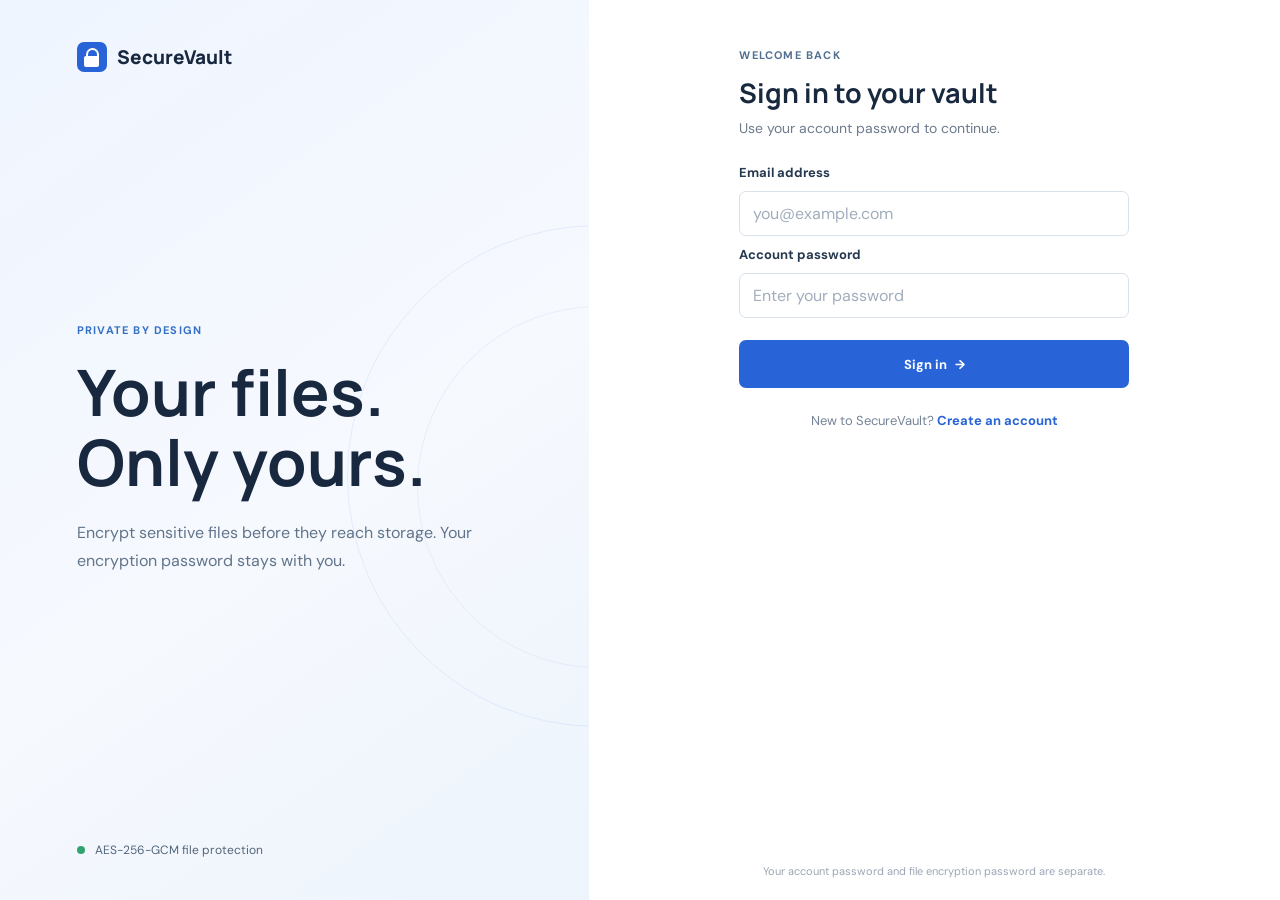
<file: SecureVault/frontend/index.html>
<!doctype html>
<html lang="en">

<head>
    <meta charset="utf-8">
    <meta name="viewport" content="width=device-width, initial-scale=1">
    <meta name="theme-color" content="#f7f9fc">
    <title>Sign in | SecureVault</title>
    <link rel="stylesheet" href="css/style.css">
    <script src="js/login.js" defer></script>
</head>

<body class="auth-page">
    <main class="auth-layout">
        <section class="auth-story" aria-label="SecureVault">
            <a class="brand" href="index.html" aria-label="SecureVault home">
                <span class="brand-mark" aria-hidden="true"></span>
                <span>SecureVault</span>
            </a>
            <div class="story-copy">
                <p class="eyebrow">PRIVATE BY DESIGN</p>
                <h1>Your files.<br>Only yours.</h1>
                <p>Encrypt sensitive files before they reach storage. Your encryption password stays with you.</p>
            </div>
            <div class="story-note"><span class="status-dot"></span> AES-256-GCM file protection</div>
        </section>

        <section class="auth-panel" aria-labelledby="login-title">
            <div class="auth-card">
                <div class="mobile-brand"><span class="brand-mark" aria-hidden="true"></span> SecureVault</div>
                <p class="eyebrow">WELCOME BACK</p>
                <h2 id="login-title">Sign in to your vault</h2>
                <p class="muted">Use your account password to continue.</p>
                <div id="form-message" class="form-message" role="status" aria-live="polite" hidden></div>
                <form id="login-form" class="form-stack">
                    <label for="email">Email address</label>
                    <input id="email" name="email" type="email" autocomplete="email" placeholder="you@example.com"
                        required maxlength="150">
                    <label for="password">Account password</label>
                    <input id="password" name="password" type="password" autocomplete="current-password"
                        placeholder="Enter your password" required>
                    <button class="button button-primary button-wide" type="submit">Sign in <span
                            aria-hidden="true">&#8594;</span></button>
                </form>
                <p class="auth-switch">New to SecureVault? <a href="register.html">Create an account</a></p>
            </div>
            <footer class="auth-footer">Your account password and file encryption password are separate.</footer>
        </section>
    </main>
</body>

</html>
</file>
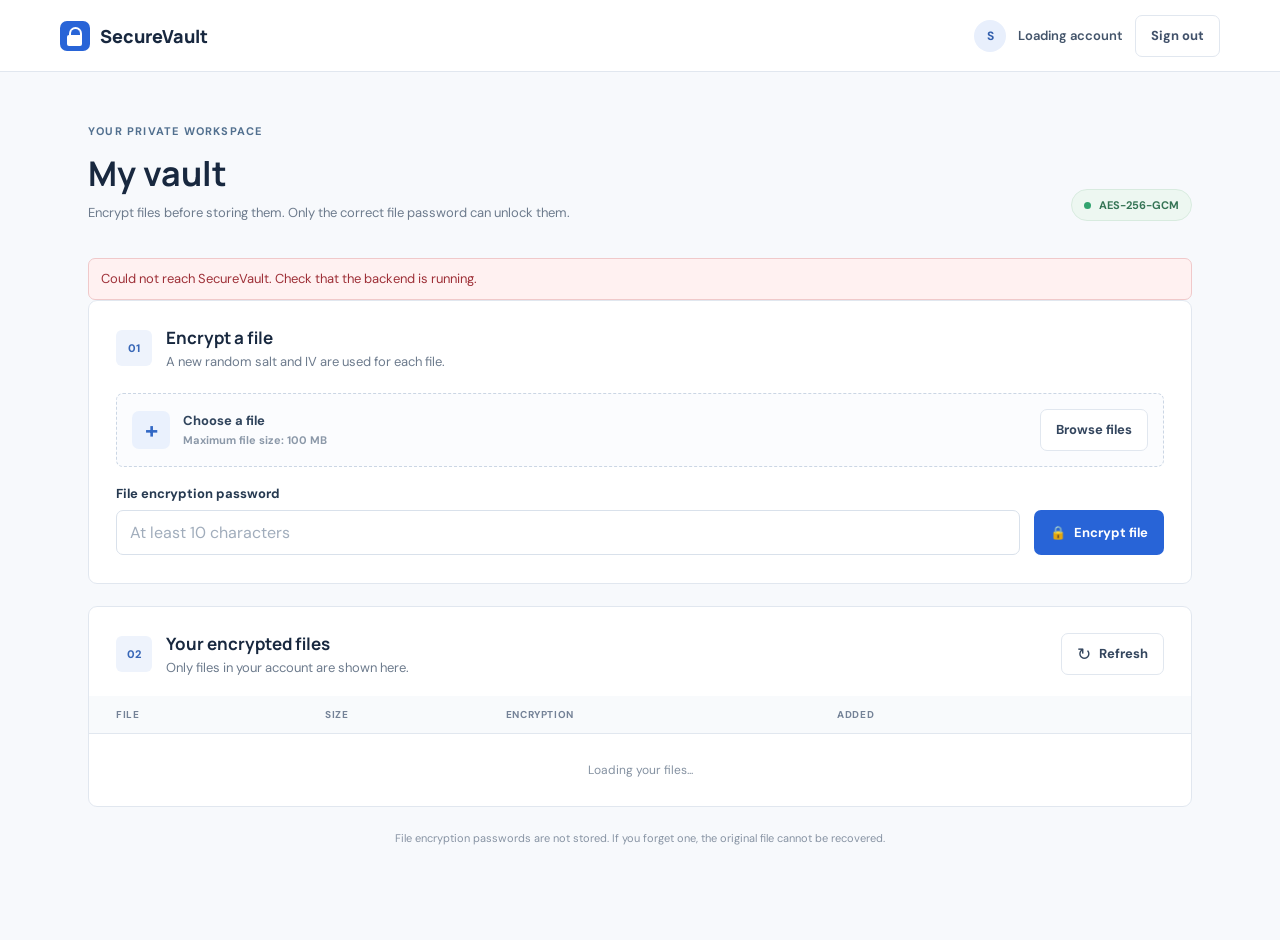
<file: SecureVault/frontend/dashboard.html>
<!doctype html>
<html lang="en">
<head>
  <meta charset="utf-8">
  <meta name="viewport" content="width=device-width, initial-scale=1">
  <meta name="theme-color" content="#f7f9fc">
  <title>My Vault | SecureVault</title>
  <link rel="stylesheet" href="css/style.css">
  <script src="js/dashboard.js" defer></script>
</head>
<body class="dashboard-page">
  <header class="topbar">
    <a class="brand" href="dashboard.html" aria-label="SecureVault dashboard">
      <span class="brand-mark" aria-hidden="true"></span>
      <span>SecureVault</span>
    </a>
    <div class="account-actions">
      <span class="account-avatar" id="account-avatar" aria-hidden="true">S</span>
      <span class="account-name" id="account-name">Loading account</span>
      <button class="button button-quiet" id="logout-button" type="button">Sign out</button>
    </div>
  </header>

  <main class="dashboard-main">
    <div class="page-heading">
      <div>
        <p class="eyebrow">YOUR PRIVATE WORKSPACE</p>
        <h1>My vault</h1>
        <p class="muted">Encrypt files before storing them. Only the correct file password can unlock them.</p>
      </div>
      <div class="security-chip"><span class="status-dot"></span> AES-256-GCM</div>
    </div>

    <div id="page-message" class="form-message page-message" role="status" aria-live="polite" hidden></div>

    <section class="workspace-section" aria-labelledby="encrypt-heading">
      <div class="section-heading">
        <div class="section-number">01</div>
        <div><h2 id="encrypt-heading">Encrypt a file</h2><p class="muted">A new random salt and IV are used for each file.</p></div>
      </div>
      <form id="encrypt-form" class="encrypt-form">
        <label class="file-picker" for="file-input">
          <span class="upload-symbol" aria-hidden="true">+</span>
          <span class="file-picker-copy"><strong id="file-name">Choose a file</strong><span>Maximum file size: 100 MB</span></span>
          <span class="button button-secondary" aria-hidden="true">Browse files</span>
          <input id="file-input" name="file" type="file" required>
        </label>
        <div class="encrypt-controls">
          <div class="field-grow">
            <label for="encryption-password">File encryption password</label>
            <input id="encryption-password" name="password" type="password" minlength="10" maxlength="72" autocomplete="new-password" placeholder="At least 10 characters" required>
          </div>
          <button id="encrypt-button" class="button button-primary" type="submit"><span aria-hidden="true">&#128274;</span> Encrypt file</button>
        </div>
      </form>
    </section>

    <section class="workspace-section files-section" aria-labelledby="files-heading">
      <div class="section-heading files-heading">
        <div class="section-number">02</div>
        <div><h2 id="files-heading">Your encrypted files</h2><p class="muted">Only files in your account are shown here.</p></div>
        <button id="refresh-button" class="button button-secondary refresh-button" type="button" aria-label="Refresh file list" title="Refresh file list"><span aria-hidden="true">&#8635;</span> Refresh</button>
      </div>
      <div class="table-wrap">
        <table>
          <thead><tr><th scope="col">File</th><th scope="col">Size</th><th scope="col">Encryption</th><th scope="col">Added</th><th scope="col"><span class="sr-only">Actions</span></th></tr></thead>
          <tbody id="file-list"><tr><td class="table-state" colspan="5">Loading your files...</td></tr></tbody>
        </table>
      </div>
      <div id="empty-files" class="empty-state" hidden>
        <span class="empty-symbol" aria-hidden="true">&#9633;</span>
        <h3>Your vault is empty</h3>
        <p class="muted">Choose a file above to create your first encrypted copy.</p>
      </div>
    </section>
    <p class="privacy-note">File encryption passwords are not stored. If you forget one, the original file cannot be recovered.</p>
  </main>

  <dialog id="decrypt-dialog" class="decrypt-dialog" aria-labelledby="decrypt-title">
    <form id="decrypt-form" class="dialog-content">
      <button id="close-dialog" class="dialog-close" type="button" aria-label="Close">&#215;</button>
      <p class="eyebrow">FILE DECRYPTION</p>
      <h2 id="decrypt-title">Unlock this file</h2>
      <p class="muted" id="decrypt-filename"></p>
      <div id="decrypt-message" class="form-message" role="status" aria-live="polite" hidden></div>
      <label for="decrypt-password">File encryption password</label>
      <input id="decrypt-password" name="password" type="password" autocomplete="current-password" required>
      <div class="dialog-actions">
        <button id="cancel-decrypt" class="button button-secondary" type="button">Cancel</button>
        <button id="decrypt-button" class="button button-primary" type="submit">Decrypt &amp; download</button>
      </div>
    </form>
  </dialog>
</body>
</html>
</file>
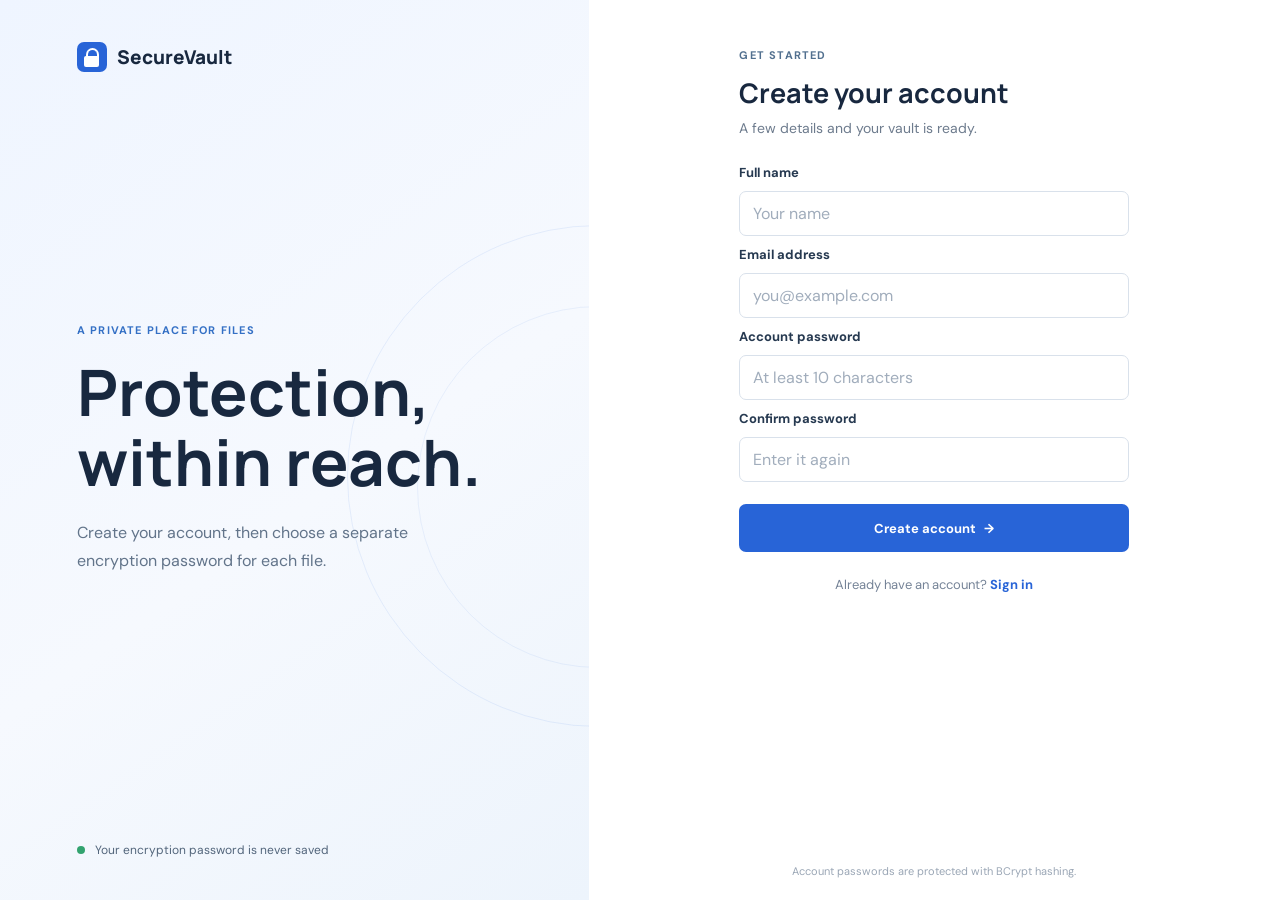
<file: SecureVault/frontend/register.html>
<!doctype html>
<html lang="en">

<head>
    <meta charset="utf-8">
    <meta name="viewport" content="width=device-width, initial-scale=1">
    <meta name="theme-color" content="#f7f9fc">
    <title>Create account | SecureVault</title>
    <link rel="stylesheet" href="css/style.css">
    <script src="js/register.js" defer></script>
</head>

<body class="auth-page">
    <main class="auth-layout">
        <section class="auth-story" aria-label="SecureVault">
            <a class="brand" href="index.html" aria-label="SecureVault home">
                <span class="brand-mark" aria-hidden="true"></span>
                <span>SecureVault</span>
            </a>
            <div class="story-copy">
                <p class="eyebrow">A PRIVATE PLACE FOR FILES</p>
                <h1>Protection,<br>within reach.</h1>
                <p>Create your account, then choose a separate encryption password for each file.</p>
            </div>
            <div class="story-note"><span class="status-dot"></span> Your encryption password is never saved</div>
        </section>

        <section class="auth-panel" aria-labelledby="register-title">
            <div class="auth-card">
                <div class="mobile-brand"><span class="brand-mark" aria-hidden="true"></span> SecureVault</div>
                <p class="eyebrow">GET STARTED</p>
                <h2 id="register-title">Create your account</h2>
                <p class="muted">A few details and your vault is ready.</p>
                <div id="form-message" class="form-message" role="status" aria-live="polite" hidden></div>
                <form id="register-form" class="form-stack">
                    <label for="name">Full name</label>
                    <input id="name" name="name" type="text" autocomplete="name" placeholder="Your name" required
                        maxlength="100">
                    <label for="email">Email address</label>
                    <input id="email" name="email" type="email" autocomplete="email" placeholder="you@example.com"
                        required maxlength="150">
                    <label for="password">Account password</label>
                    <input id="password" name="password" type="password" autocomplete="new-password"
                        placeholder="At least 10 characters" required minlength="10" maxlength="72">
                    <label for="confirm-password">Confirm password</label>
                    <input id="confirm-password" name="confirm-password" type="password" autocomplete="new-password"
                        placeholder="Enter it again" required minlength="10" maxlength="72">
                    <button class="button button-primary button-wide" type="submit">Create account <span
                            aria-hidden="true">&#8594;</span></button>
                </form>
                <p class="auth-switch">Already have an account? <a href="index.html">Sign in</a></p>
            </div>
            <footer class="auth-footer">Account passwords are protected with BCrypt hashing.</footer>
        </section>
    </main>
</body>

</html>
</file>
<file: SecureVault/frontend/css/style.css>
@import url('https://fonts.googleapis.com/css2?family=DM+Sans:wght@400;500;600;700&family=Manrope:wght@500;600;700;800&display=swap');

:root {
  font-family: 'DM Sans', 'Segoe UI', sans-serif;
  color: #18283f;
  background: #f7f9fc;
  font-synthesis: none;
  text-rendering: optimizeLegibility;
  --navy: #18283f;
  --muted: #6d7b8d;
  --blue: #2864d7;
  --blue-dark: #1d50b4;
  --line: #e1e7ef;
  --surface: #fff;
  --green: #26865c;
  --red: #b53d43;
}

* { box-sizing: border-box; }
body { margin: 0; min-width: 320px; min-height: 100vh; }
button, input { font: inherit; }
button, a, input { -webkit-tap-highlight-color: transparent; }
a { color: var(--blue); text-decoration: none; }
a:hover { color: var(--blue-dark); text-decoration: underline; }
h1, h2, h3, p { margin-top: 0; }
h1, h2, h3, .brand { font-family: 'Manrope', 'DM Sans', sans-serif; }
.muted { color: var(--muted); }
.eyebrow { color: #52708f; font-size: 11px; font-weight: 700; letter-spacing: 1.2px; margin-bottom: 12px; }
.brand { align-items: center; color: var(--navy); display: inline-flex; font-size: 19px; font-weight: 800; gap: 10px; text-decoration: none; }
.brand:hover { color: var(--navy); text-decoration: none; }
.brand-mark { background: #2864d7; border-radius: 7px; display: inline-block; height: 30px; position: relative; width: 30px; }
.brand-mark::before { border: 2px solid #fff; border-bottom: 0; border-radius: 9px 9px 0 0; content: ''; height: 8px; left: 9px; position: absolute; top: 6px; width: 9px; }
.brand-mark::after { background: #fff; border-radius: 2px; content: ''; height: 11px; left: 7px; position: absolute; top: 14px; width: 15px; }
.button { align-items: center; border: 1px solid transparent; border-radius: 7px; cursor: pointer; display: inline-flex; font-size: 13px; font-weight: 700; gap: 8px; justify-content: center; min-height: 42px; padding: 0 15px; transition: background .16s ease, border-color .16s ease, transform .16s ease; white-space: nowrap; }
.button:active { transform: translateY(1px); }
.button:disabled { cursor: wait; opacity: .65; }
.button-primary { background: var(--blue); color: #fff; }
.button-primary:hover { background: var(--blue-dark); }
.button-secondary { background: #fff; border-color: var(--line); color: #34465e; }
.button-secondary:hover { background: #f5f8fc; border-color: #c8d3e1; }
.button-quiet { background: transparent; border-color: var(--line); color: #41516a; }
.button-quiet:hover { background: #f5f8fc; }
.button-wide { min-height: 48px; width: 100%; }
.form-stack { display: grid; gap: 10px; margin-top: 27px; }
label { color: #263950; font-size: 13px; font-weight: 700; }
input:not([type=file]) { background: #fff; border: 1px solid #d9e1eb; border-radius: 7px; color: var(--navy); min-height: 45px; outline: none; padding: 0 13px; width: 100%; }
input::placeholder { color: #a1adbc; }
input:focus { border-color: #6c94e4; box-shadow: 0 0 0 3px rgb(40 100 215 / 12%); }
.form-stack .button { margin-top: 12px; }
.form-message { background: #fff6e8; border: 1px solid #f0d9aa; border-radius: 7px; color: #79591b; font-size: 13px; line-height: 1.5; margin-top: 17px; padding: 10px 12px; }
.form-message.error { background: #fff1f1; border-color: #f0c9ca; color: #9e3038; }
.form-message.success { background: #effaf3; border-color: #c6e9d2; color: #216c46; }

.auth-page { background: #fff; }
.auth-layout { display: grid; grid-template-columns: minmax(330px, 0.92fr) minmax(440px, 1.08fr); min-height: 100vh; }
.auth-story { background: linear-gradient(145deg, #eff5ff 0%, #f6f9fe 55%, #edf4fc 100%); display: flex; flex-direction: column; justify-content: space-between; min-height: 100vh; overflow: hidden; padding: 42px clamp(34px, 6vw, 92px); position: relative; }
.auth-story::after { border: 1px solid rgb(40 100 215 / 9%); border-radius: 50%; content: ''; height: 500px; position: absolute; right: -260px; top: 25%; width: 500px; }
.auth-story::before { border: 1px solid rgb(40 100 215 / 8%); border-radius: 50%; content: ''; height: 360px; position: absolute; right: -190px; top: 34%; width: 360px; }
.story-copy { margin: auto 0; max-width: 470px; position: relative; z-index: 1; }
.story-copy .eyebrow { color: #3470c5; margin-bottom: 20px; }
.story-copy h1 { font-size: clamp(42px, 5vw, 68px); letter-spacing: 0; line-height: 1.08; margin-bottom: 23px; }
.story-copy > p:last-child { color: #62748a; font-size: 16px; line-height: 1.75; max-width: 400px; }
.story-note { align-items: center; color: #52657b; display: flex; font-size: 12px; gap: 10px; position: relative; z-index: 1; }
.status-dot { background: #32a36f; border-radius: 50%; display: inline-block; height: 8px; width: 8px; }
.auth-panel { align-items: center; background: #fff; display: flex; flex-direction: column; justify-content: center; padding: 48px 30px 22px; }
.auth-card { animation: rise-in .45s ease both; max-width: 390px; width: 100%; }
.auth-card h2 { font-size: 27px; letter-spacing: 0; margin-bottom: 8px; }
.auth-card > .muted { font-size: 14px; margin-bottom: 0; }
.auth-switch { color: #758397; font-size: 13px; margin: 24px 0 0; text-align: center; }
.auth-switch a { font-weight: 700; }
.auth-footer { color: #9aa6b5; font-size: 11px; margin-top: auto; padding-top: 28px; text-align: center; }
.mobile-brand { align-items: center; color: var(--navy); display: none; font-family: 'Manrope', sans-serif; font-size: 18px; font-weight: 800; gap: 9px; margin-bottom: 45px; }

.dashboard-page { background: #f7f9fc; }
.topbar { align-items: center; background: #fff; border-bottom: 1px solid var(--line); display: flex; height: 72px; justify-content: space-between; padding: 0 max(28px, calc((100% - 1160px) / 2)); }
.topbar .brand { font-size: 18px; }
.account-actions { align-items: center; display: flex; gap: 12px; }
.account-name { color: #43546a; font-size: 13px; font-weight: 600; max-width: 220px; overflow: hidden; text-overflow: ellipsis; white-space: nowrap; }
.account-avatar { align-items: center; background: #e8effc; border-radius: 50%; color: #315eac; display: inline-flex; font-size: 12px; font-weight: 700; height: 32px; justify-content: center; width: 32px; }
.dashboard-main { margin: 0 auto; max-width: 1160px; padding: 52px 28px 70px; }
.page-heading { align-items: flex-end; animation: rise-in .4s ease both; display: flex; justify-content: space-between; margin-bottom: 37px; }
.page-heading h1 { font-size: 34px; letter-spacing: 0; margin-bottom: 8px; }
.page-heading .muted, .section-heading .muted { font-size: 13px; margin-bottom: 0; }
.security-chip { align-items: center; background: #edf7f1; border: 1px solid #d8ebdf; border-radius: 99px; color: #357455; display: inline-flex; font-size: 11px; font-weight: 700; gap: 8px; padding: 8px 12px; }
.security-chip .status-dot { height: 7px; width: 7px; }
.workspace-section { animation: rise-in .45s ease both; background: var(--surface); border: 1px solid var(--line); border-radius: 9px; margin-bottom: 22px; padding: 25px 27px 28px; }
.section-heading { align-items: center; display: flex; gap: 14px; margin-bottom: 23px; }
.section-number { align-items: center; background: #eef3fc; border-radius: 6px; color: #3867b7; display: flex; flex: 0 0 36px; font-size: 11px; font-weight: 800; height: 36px; justify-content: center; }
.section-heading h2 { font-size: 17px; letter-spacing: 0; margin-bottom: 4px; }
.encrypt-form { display: grid; gap: 18px; }
.file-picker { align-items: center; background: #fbfcfe; border: 1px dashed #cbd6e4; border-radius: 7px; cursor: pointer; display: flex; gap: 13px; min-height: 74px; padding: 12px 15px; transition: border-color .15s ease, background .15s ease; }
.file-picker:hover { background: #f5f8fe; border-color: #8ba9df; }
.upload-symbol { align-items: center; background: #eaf1fd; border-radius: 7px; color: #3268c5; display: flex; flex: 0 0 38px; font-size: 23px; height: 38px; justify-content: center; }
.file-picker-copy { display: grid; gap: 4px; min-width: 0; }
.file-picker-copy strong { color: #30445c; font-size: 13px; overflow: hidden; text-overflow: ellipsis; white-space: nowrap; }
.file-picker-copy span { color: #8b98a8; font-size: 11px; }
.file-picker .button { margin-left: auto; }
.file-picker input { height: 1px; opacity: 0; overflow: hidden; position: absolute; width: 1px; }
.encrypt-controls { align-items: flex-end; display: flex; gap: 14px; }
.field-grow { display: grid; flex: 1; gap: 8px; }
.encrypt-controls .button { min-height: 45px; }
.files-section { animation-delay: .06s; padding-bottom: 0; }
.files-heading { margin-bottom: 20px; }
.refresh-button { margin-left: auto; }
.refresh-button span { font-size: 17px; }
.table-wrap { margin: 0 -27px; overflow-x: auto; }
table { border-collapse: collapse; min-width: 730px; text-align: left; width: 100%; }
th { background: #f8fafc; border-bottom: 1px solid var(--line); color: #748297; font-size: 10px; font-weight: 700; letter-spacing: .6px; padding: 12px 15px; text-transform: uppercase; }
th:first-child, td:first-child { padding-left: 27px; }
th:last-child, td:last-child { padding-right: 27px; }
td { border-bottom: 1px solid #edf0f4; color: #536277; font-size: 12px; padding: 14px 15px; vertical-align: middle; }
tbody tr:last-child td { border-bottom: 0; }
.file-cell { align-items: center; color: #263950; display: flex; font-size: 12px; font-weight: 700; gap: 10px; max-width: 300px; }
.file-cell-name { overflow: hidden; text-overflow: ellipsis; white-space: nowrap; }
.file-icon { align-items: center; background: #f0f4fa; border-radius: 5px; color: #617894; display: inline-flex; flex: 0 0 30px; font-size: 10px; height: 30px; justify-content: center; text-transform: uppercase; }
.algorithm-tag { background: #eef6f1; border-radius: 4px; color: #397452; font-size: 10px; font-weight: 700; padding: 5px 7px; white-space: nowrap; }
.row-actions { display: flex; gap: 7px; justify-content: flex-end; }
.action-button { background: white; border: 1px solid var(--line); border-radius: 5px; color: #40536b; cursor: pointer; font-size: 11px; font-weight: 700; min-height: 31px; padding: 0 9px; }
.action-button:hover { background: #f3f7fc; border-color: #cbd6e4; }
.action-button.delete-action { color: #a14549; }
.action-button.delete-action:hover { background: #fff5f5; border-color: #e9c5c6; }
.table-state { color: #8491a1; padding: 28px !important; text-align: center; }
.empty-state { padding: 36px 18px 42px; text-align: center; }
.empty-symbol { align-items: center; background: #f0f4fa; border-radius: 50%; color: #8294ab; display: inline-flex; font-size: 22px; height: 46px; justify-content: center; margin-bottom: 13px; width: 46px; }
.empty-state h3 { font-size: 15px; margin-bottom: 6px; }
.empty-state p { font-size: 12px; margin-bottom: 0; }
.privacy-note { color: #8793a3; font-size: 11px; line-height: 1.6; margin: 23px 0; text-align: center; }
.decrypt-dialog { border: 1px solid var(--line); border-radius: 10px; box-shadow: 0 22px 80px rgb(23 40 63 / 20%); max-width: 460px; padding: 0; width: calc(100% - 32px); }
.decrypt-dialog::backdrop { background: rgb(20 34 53 / 38%); backdrop-filter: blur(2px); }
.dialog-content { display: grid; gap: 10px; padding: 32px; position: relative; }
.dialog-content h2 { font-size: 22px; margin-bottom: 0; }
.dialog-content .muted { font-size: 13px; margin-bottom: 5px; overflow-wrap: anywhere; }
.dialog-close { background: transparent; border: 0; color: #758397; cursor: pointer; font-size: 24px; line-height: 1; padding: 4px; position: absolute; right: 18px; top: 16px; }
.dialog-actions { display: flex; gap: 9px; justify-content: flex-end; margin-top: 9px; }
.sr-only { clip: rect(0, 0, 0, 0); clip-path: inset(50%); height: 1px; overflow: hidden; position: absolute; white-space: nowrap; width: 1px; }

@keyframes rise-in { from { opacity: 0; transform: translateY(9px); } to { opacity: 1; transform: translateY(0); } }
@media (prefers-reduced-motion: reduce) { *, *::before, *::after { animation-duration: .01ms !important; animation-iteration-count: 1 !important; scroll-behavior: auto !important; transition-duration: .01ms !important; } }
@media (max-width: 760px) {
  .auth-layout { display: block; }
  .auth-story { display: none; }
  .auth-panel { justify-content: flex-start; min-height: 100vh; padding: 28px 24px 20px; }
  .auth-card { margin: auto 0; }
  .mobile-brand { display: flex; }
  .auth-footer { margin-top: 35px; }
  .dashboard-main { padding: 36px 18px 52px; }
  .topbar { height: 64px; padding: 0 18px; }
  .account-actions { gap: 8px; }
  .account-name { max-width: 112px; }
  .account-actions .button { min-height: 36px; padding: 0 10px; }
  .workspace-section { padding: 21px 18px 23px; }
  .table-wrap { margin-left: -18px; margin-right: -18px; }
  th:first-child, td:first-child { padding-left: 18px; }
  th:last-child, td:last-child { padding-right: 18px; }
  .page-heading { align-items: flex-start; gap: 15px; }
  .page-heading h1 { font-size: 29px; }
  .page-heading .muted { line-height: 1.55; max-width: 390px; }
  .security-chip { margin-top: 19px; }
}
@media (max-width: 500px) {
  .page-heading { display: block; }
  .security-chip { margin-top: 15px; }
  .encrypt-controls { align-items: stretch; flex-direction: column; }
  .encrypt-controls .button { width: 100%; }
  .file-picker { gap: 9px; padding: 10px; }
  .file-picker .button { font-size: 11px; min-height: 36px; padding: 0 9px; }
  .file-picker-copy strong { max-width: 145px; }
  .refresh-button { font-size: 11px; min-height: 35px; padding: 0 9px; }
  .section-heading { gap: 10px; }
  .section-number { flex-basis: 32px; height: 32px; }
  .section-heading h2 { font-size: 15px; }
  .dialog-content { padding: 27px 22px 22px; }
}
</file>
